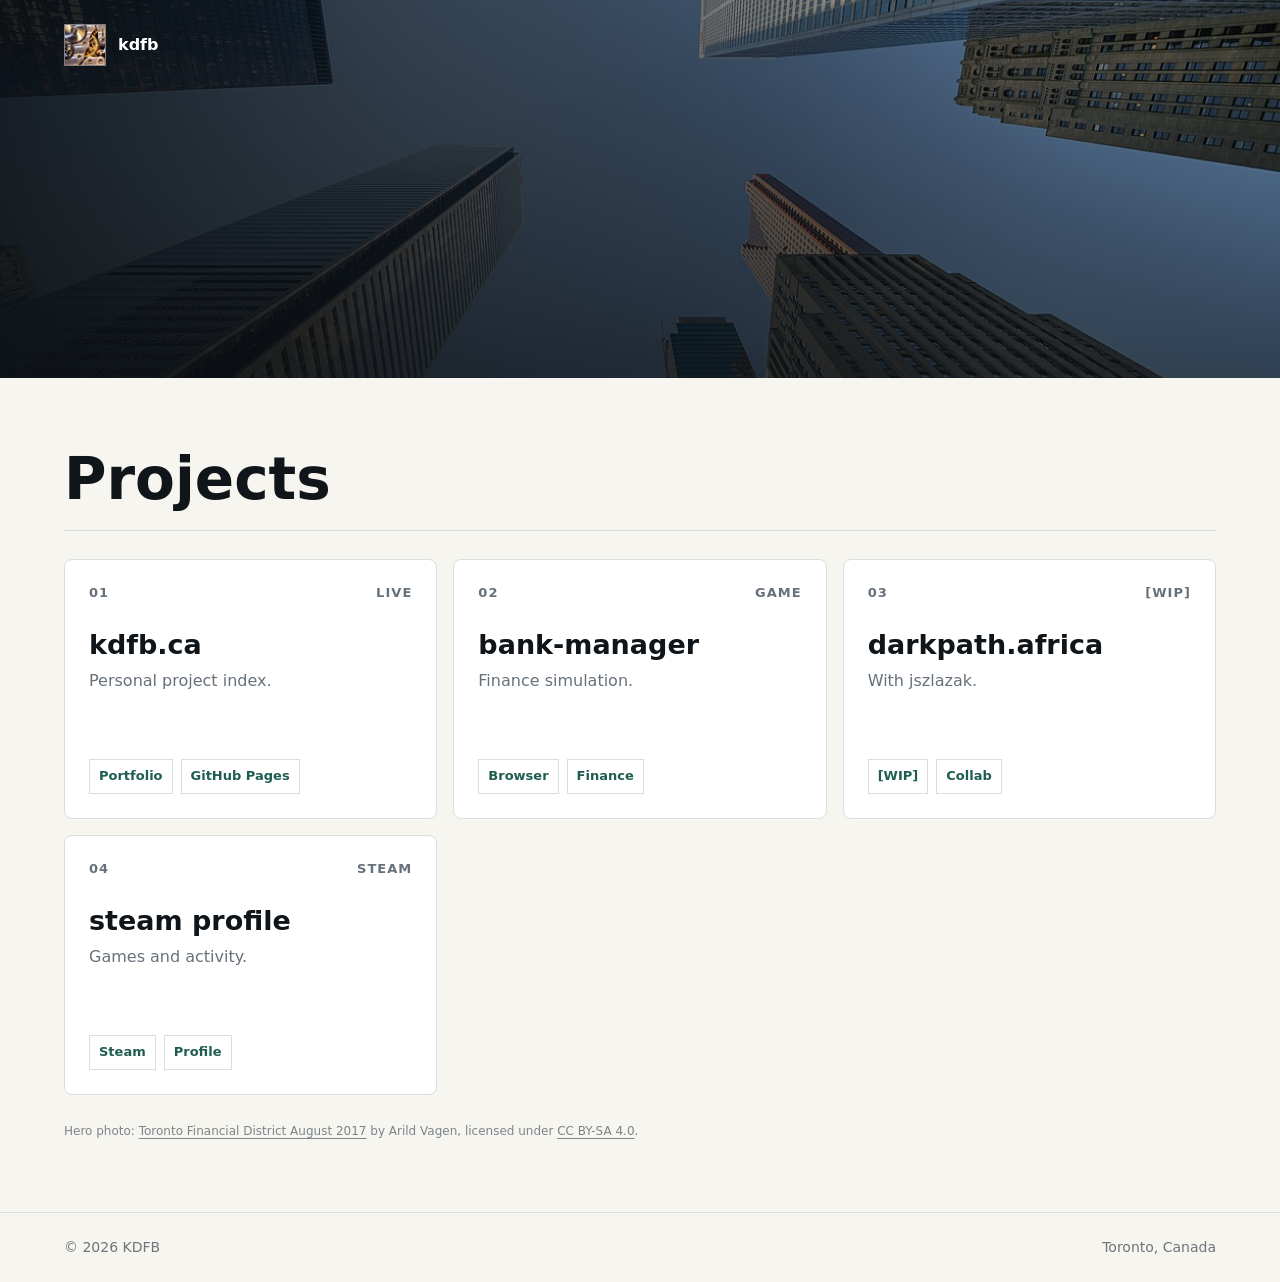
<file: index.html>
<!DOCTYPE html>
<html lang="en">
<head>
  <meta charset="utf-8">
  <meta name="viewport" content="width=device-width, initial-scale=1">
  <meta name="description" content="kdfb projects.">
  <title>KDFB | Personal Projects</title>
  <style>
    :root {
      --ink: #10151a;
      --charcoal: #151c22;
      --muted: #67717b;
      --line: #d9dedf;
      --paper: #f7f5ef;
      --white: #ffffff;
      --gold: #b98a35;
      --green: #1e5d50;
    }

    * {
      box-sizing: border-box;
    }

    html {
      scroll-behavior: smooth;
    }

    body {
      margin: 0;
      color: var(--ink);
      background: var(--paper);
      font-family: Inter, ui-sans-serif, system-ui, -apple-system, BlinkMacSystemFont, "Segoe UI", sans-serif;
      line-height: 1.45;
    }

    a {
      color: inherit;
      text-decoration: none;
    }

    .topbar {
      position: absolute;
      top: 0;
      left: 0;
      right: 0;
      z-index: 2;
      display: flex;
      align-items: center;
      justify-content: space-between;
      padding: 24px clamp(20px, 5vw, 72px);
      color: #fff;
    }

    .brand {
      display: inline-flex;
      align-items: center;
      gap: 12px;
      font-weight: 800;
    }

    .mark {
      display: block;
      width: 42px;
      height: 42px;
      border: 1px solid rgba(255, 255, 255, 0.46);
      background: rgba(0, 0, 0, 0.18);
      object-fit: cover;
    }

    .topbar a:not(.brand) {
      font-size: 14px;
      font-weight: 700;
      color: rgba(255, 255, 255, 0.84);
    }

    .hero {
      position: relative;
      min-height: 42vh;
      display: grid;
      align-items: end;
      padding: 120px clamp(20px, 5vw, 72px) 44px;
      color: #fff;
      overflow: hidden;
      background: #111820;
    }

    .hero::before {
      position: absolute;
      inset: 0;
      content: "";
      background:
        linear-gradient(90deg, rgba(10, 15, 20, 0.9) 0%, rgba(10, 15, 20, 0.62) 42%, rgba(10, 15, 20, 0.18) 100%),
        linear-gradient(180deg, rgba(10, 15, 20, 0.08) 0%, rgba(10, 15, 20, 0.66) 100%),
        url("assets/toronto-financial-district.jpg") center / cover;
      transform: scale(1.02);
    }

    .projects {
      padding: 72px clamp(20px, 5vw, 72px);
    }

    .section-head {
      display: flex;
      align-items: end;
      justify-content: space-between;
      gap: 28px;
      max-width: 1160px;
      margin: 0 auto 28px;
      border-bottom: 1px solid var(--line);
      padding-bottom: 22px;
    }

    h2 {
      margin: 0;
      font-size: clamp(34px, 5vw, 58px);
      line-height: 1;
      letter-spacing: 0;
    }

    .section-head p {
      max-width: 360px;
      margin: 0;
      color: var(--muted);
      font-size: 16px;
    }

    .grid {
      display: grid;
      grid-template-columns: repeat(3, minmax(0, 1fr));
      gap: 16px;
      max-width: 1160px;
      margin: 0 auto;
    }

    .card {
      min-height: 260px;
      display: flex;
      flex-direction: column;
      justify-content: space-between;
      padding: 24px;
      border: 1px solid var(--line);
      border-radius: 8px;
      background: var(--white);
    }

    a.card {
      transition: border-color 180ms ease, transform 180ms ease, box-shadow 180ms ease;
    }

    a.card:hover {
      border-color: #b9c2c7;
      box-shadow: 0 14px 34px rgba(20, 28, 35, 0.08);
      transform: translateY(-2px);
    }

    .card-top {
      display: flex;
      justify-content: space-between;
      gap: 16px;
      color: var(--muted);
      font-size: 13px;
      font-weight: 800;
      letter-spacing: 0.08em;
      text-transform: uppercase;
    }

    .card h3 {
      margin: 28px 0 10px;
      font-size: 27px;
      line-height: 1.05;
      letter-spacing: 0;
    }

    .card p {
      margin: 0;
      color: var(--muted);
    }

    .chips {
      display: flex;
      flex-wrap: wrap;
      gap: 8px;
      margin-top: 28px;
    }

    .chips span {
      padding: 7px 9px;
      border: 1px solid var(--line);
      color: var(--green);
      font-size: 13px;
      font-weight: 700;
    }

    .credit {
      max-width: 1160px;
      margin: 28px auto 0;
      color: #7c858b;
      font-size: 12px;
    }

    .credit a {
      text-decoration: underline;
      text-underline-offset: 3px;
    }

    footer {
      display: flex;
      justify-content: space-between;
      gap: 18px;
      padding: 24px clamp(20px, 5vw, 72px);
      border-top: 1px solid var(--line);
      color: #6d757b;
      font-size: 14px;
    }

    @media (max-width: 860px) {
      .hero {
        min-height: 360px;
      }

      .section-head {
        display: block;
      }

      .section-head p {
        margin-top: 14px;
      }

      .grid {
        grid-template-columns: 1fr;
      }

    }

    @media (max-width: 540px) {
      .topbar {
        padding-top: 18px;
      }

      .hero {
        min-height: 340px;
        padding-top: 104px;
      }

      .topbar a:not(.brand) {
        display: none;
      }

      .projects {
        padding-top: 54px;
        padding-bottom: 54px;
      }

      footer {
        flex-direction: column;
      }
    }
  </style>
</head>
<body>
  <header class="topbar">
    <a class="brand" href="#top" aria-label="KDFB home">
      <img class="mark" src="assets/steam-avatar.jpg" alt="">
      <span>kdfb</span>
    </a>
  </header>

  <section class="hero" id="top">
  </section>

  <main>
    <section class="projects" id="projects">
      <div class="section-head">
        <h2>Projects</h2>
      </div>

      <div class="grid">
        <a class="card" href="https://kdfb.ca">
          <div>
            <div class="card-top">
              <span>01</span>
              <span>Live</span>
            </div>
            <h3>kdfb.ca</h3>
            <p>Personal project index.</p>
          </div>
          <div class="chips">
            <span>Portfolio</span>
            <span>GitHub Pages</span>
          </div>
        </a>

        <a class="card" href="https://kdfb.ca/bank-manager/">
          <div>
            <div class="card-top">
              <span>02</span>
              <span>Game</span>
            </div>
            <h3>bank-manager</h3>
            <p>Finance simulation.</p>
          </div>
          <div class="chips">
            <span>Browser</span>
            <span>Finance</span>
          </div>
        </a>

        <a class="card" href="https://darkpath.africa">
          <div>
            <div class="card-top">
              <span>03</span>
              <span>[WIP]</span>
            </div>
            <h3>darkpath.africa</h3>
            <p>With jszlazak.</p>
          </div>
          <div class="chips">
            <span>[WIP]</span>
            <span>Collab</span>
          </div>
        </a>

        <a class="card" href="https://steamcommunity.com/id/kdfb" rel="noreferrer">
          <div>
            <div class="card-top">
              <span>04</span>
              <span>Steam</span>
            </div>
            <h3>steam profile</h3>
            <p>Games and activity.</p>
          </div>
          <div class="chips">
            <span>Steam</span>
            <span>Profile</span>
          </div>
        </a>
      </div>

      <p class="credit">
        Hero photo:
        <a href="https://commons.wikimedia.org/wiki/File:Toronto_Financial_District_August_2017.jpg" rel="noreferrer">Toronto Financial District August 2017</a>
        by Arild Vagen, licensed under
        <a href="https://creativecommons.org/licenses/by-sa/4.0/" rel="noreferrer">CC BY-SA 4.0</a>.
      </p>
    </section>
  </main>

  <footer>
    <span>&copy; 2026 KDFB</span>
    <span>Toronto, Canada</span>
  </footer>
</body>
</html>
</file>
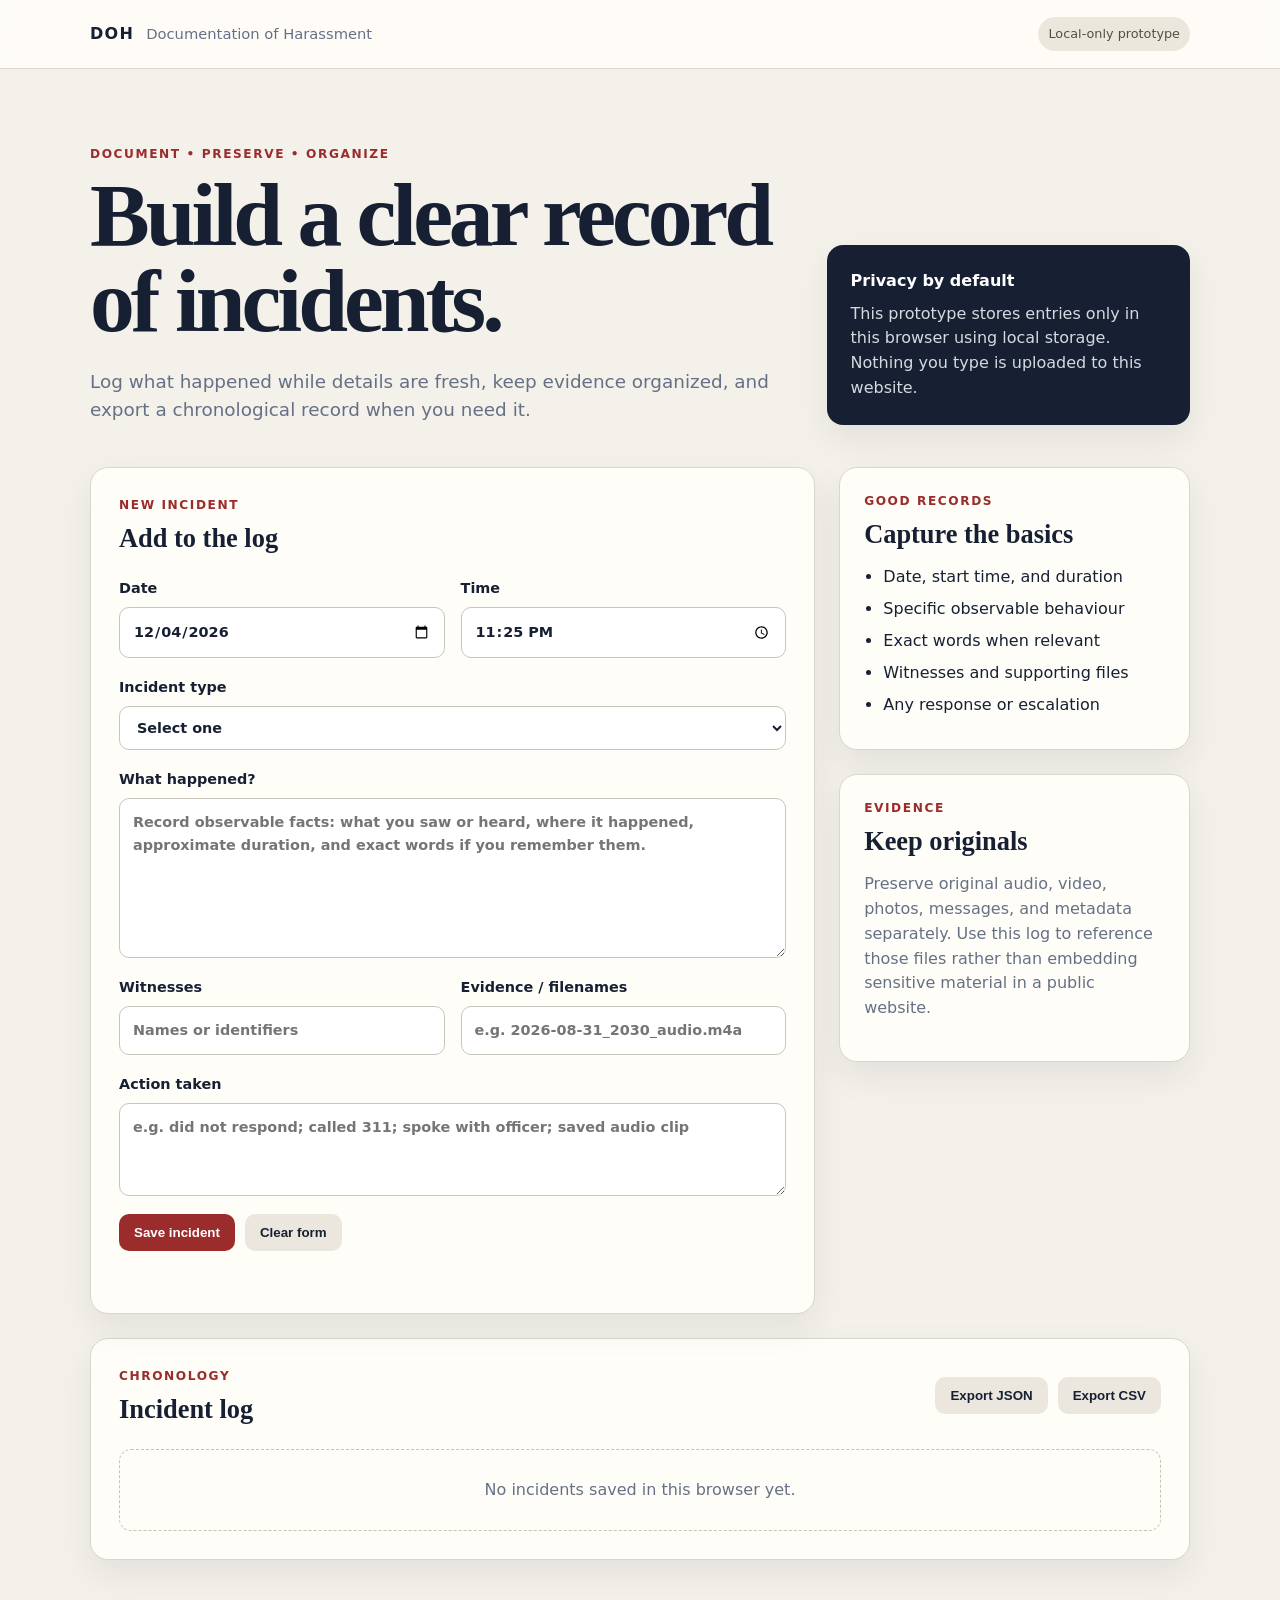
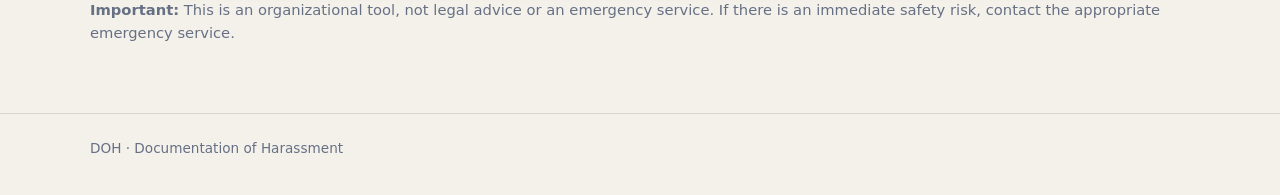
<file: doh/index.html>
<!doctype html>
<html lang="en">
<head>
  <meta charset="utf-8">
  <meta name="viewport" content="width=device-width, initial-scale=1">
  <meta name="theme-color" content="#111827">
  <title>DOH — Documentation of Harassment</title>
  <meta name="description" content="A privacy-first incident documentation workspace for creating a clear, chronological record.">
  <link rel="stylesheet" href="./styles.css">
</head>
<body>
  <header class="site-header">
    <div class="wrap header-inner">
      <a class="brand" href="./" aria-label="DOH home">
        <span class="brand-mark">DOH</span>
        <span class="brand-text">Documentation of Harassment</span>
      </a>
      <span class="privacy-chip">Local-only prototype</span>
    </div>
  </header>

  <main>
    <section class="hero">
      <div class="wrap hero-grid">
        <div>
          <p class="eyebrow">DOCUMENT • PRESERVE • ORGANIZE</p>
          <h1>Build a clear record of incidents.</h1>
          <p class="lede">Log what happened while details are fresh, keep evidence organized, and export a chronological record when you need it.</p>
        </div>
        <aside class="privacy-card">
          <strong>Privacy by default</strong>
          <p>This prototype stores entries only in this browser using local storage. Nothing you type is uploaded to this website.</p>
        </aside>
      </div>
    </section>

    <section class="wrap section-grid">
      <div class="panel">
        <div class="panel-heading">
          <div>
            <p class="kicker">New incident</p>
            <h2>Add to the log</h2>
          </div>
        </div>

        <form id="incident-form">
          <div class="form-grid two">
            <label>
              Date
              <input id="date" name="date" type="date" required>
            </label>
            <label>
              Time
              <input id="time" name="time" type="time" required>
            </label>
          </div>

          <label>
            Incident type
            <select id="type" name="type" required>
              <option value="">Select one</option>
              <option>Noise / banging</option>
              <option>Yelling / verbal abuse</option>
              <option>Threatening behaviour</option>
              <option>Property-related incident</option>
              <option>Unwanted contact</option>
              <option>Other</option>
            </select>
          </label>

          <label>
            What happened?
            <textarea id="description" name="description" rows="6" required placeholder="Record observable facts: what you saw or heard, where it happened, approximate duration, and exact words if you remember them."></textarea>
          </label>

          <div class="form-grid two">
            <label>
              Witnesses
              <input id="witnesses" name="witnesses" type="text" placeholder="Names or identifiers">
            </label>
            <label>
              Evidence / filenames
              <input id="evidence" name="evidence" type="text" placeholder="e.g. 2026-08-31_2030_audio.m4a">
            </label>
          </div>

          <label>
            Action taken
            <textarea id="action" name="action" rows="3" placeholder="e.g. did not respond; called 311; spoke with officer; saved audio clip"></textarea>
          </label>

          <div class="actions">
            <button class="button primary" type="submit">Save incident</button>
            <button class="button secondary" id="clear-form" type="button">Clear form</button>
          </div>
          <p id="form-status" class="status" role="status" aria-live="polite"></p>
        </form>
      </div>

      <aside class="side-stack">
        <div class="panel compact">
          <p class="kicker">Good records</p>
          <h2>Capture the basics</h2>
          <ul class="check-list">
            <li>Date, start time, and duration</li>
            <li>Specific observable behaviour</li>
            <li>Exact words when relevant</li>
            <li>Witnesses and supporting files</li>
            <li>Any response or escalation</li>
          </ul>
        </div>

        <div class="panel compact">
          <p class="kicker">Evidence</p>
          <h2>Keep originals</h2>
          <p class="muted">Preserve original audio, video, photos, messages, and metadata separately. Use this log to reference those files rather than embedding sensitive material in a public website.</p>
        </div>
      </aside>
    </section>

    <section class="wrap log-section">
      <div class="panel">
        <div class="panel-heading log-heading">
          <div>
            <p class="kicker">Chronology</p>
            <h2>Incident log</h2>
          </div>
          <div class="actions compact-actions">
            <button class="button secondary" id="export-json" type="button">Export JSON</button>
            <button class="button secondary" id="export-csv" type="button">Export CSV</button>
          </div>
        </div>

        <div id="empty-state" class="empty-state">No incidents saved in this browser yet.</div>
        <div id="incident-list" class="incident-list" aria-live="polite"></div>
      </div>
    </section>

    <section class="wrap footer-note">
      <p><strong>Important:</strong> This is an organizational tool, not legal advice or an emergency service. If there is an immediate safety risk, contact the appropriate emergency service.</p>
    </section>
  </main>

  <footer class="site-footer">
    <div class="wrap">DOH · Documentation of Harassment</div>
  </footer>

  <script src="./app.js"></script>
</body>
</html>
</file>
<file: doh/styles.css>
:root{--bg:#f4f1ea;--paper:#fffdf8;--ink:#172033;--muted:#667085;--line:#d9d6cf;--accent:#9b2c2c;--accent-dark:#741f1f;--chip:#ece7dc;--shadow:0 14px 34px rgba(23,32,51,.08)}*{box-sizing:border-box}html{font-family:Inter,ui-sans-serif,system-ui,-apple-system,BlinkMacSystemFont,"Segoe UI",sans-serif;color:var(--ink);background:var(--bg)}body{margin:0;line-height:1.55}.wrap{width:min(1100px,calc(100% - 32px));margin:0 auto}.site-header{border-bottom:1px solid var(--line);background:rgba(255,253,248,.92);backdrop-filter:blur(10px);position:sticky;top:0;z-index:10}.header-inner{min-height:68px;display:flex;align-items:center;justify-content:space-between;gap:20px}.brand{display:flex;align-items:baseline;gap:12px;color:inherit;text-decoration:none}.brand-mark{font-weight:900;letter-spacing:.08em}.brand-text{font-size:.92rem;color:var(--muted)}.privacy-chip{font-size:.8rem;padding:7px 10px;border-radius:999px;background:var(--chip);color:#544f45}.hero{padding:76px 0 42px}.hero-grid{display:grid;grid-template-columns:1.45fr .75fr;gap:34px;align-items:end}.eyebrow,.kicker{margin:0 0 8px;font-size:.76rem;font-weight:800;letter-spacing:.13em;text-transform:uppercase;color:var(--accent)}h1{font-family:Georgia,"Times New Roman",serif;font-size:clamp(2.6rem,7vw,5.8rem);line-height:.96;letter-spacing:-.045em;margin:0;max-width:800px}h2{font-family:Georgia,"Times New Roman",serif;font-size:1.65rem;line-height:1.15;margin:0}.lede{font-size:1.15rem;color:var(--muted);max-width:700px;margin:24px 0 0}.privacy-card{background:var(--ink);color:white;padding:24px;border-radius:16px;box-shadow:var(--shadow)}.privacy-card p{margin:8px 0 0;color:#d5d9e0}.section-grid{display:grid;grid-template-columns:minmax(0,1.55fr) minmax(280px,.75fr);gap:24px;align-items:start}.panel{background:var(--paper);border:1px solid var(--line);border-radius:18px;padding:28px;box-shadow:var(--shadow)}.compact{padding:24px}.panel-heading{display:flex;justify-content:space-between;gap:20px;align-items:flex-start;margin-bottom:24px}.side-stack{display:grid;gap:24px}.form-grid.two{display:grid;grid-template-columns:1fr 1fr;gap:16px}label{display:grid;gap:8px;font-weight:700;font-size:.9rem;margin-bottom:18px}input,select,textarea{width:100%;border:1px solid #c9c5bc;border-radius:10px;background:#fff;padding:12px 13px;font:inherit;color:inherit;outline:none}input:focus,select:focus,textarea:focus{border-color:var(--accent);box-shadow:0 0 0 3px rgba(155,44,44,.12)}textarea{resize:vertical}.actions{display:flex;gap:10px;flex-wrap:wrap}.button{border:0;border-radius:10px;padding:11px 15px;font-weight:800;cursor:pointer}.button.primary{background:var(--accent);color:#fff}.button.primary:hover{background:var(--accent-dark)}.button.secondary{background:#ebe7de;color:var(--ink)}.status{min-height:1.4em;margin:12px 0 0;color:var(--muted)}.check-list{padding-left:1.2rem;margin:16px 0 0}.check-list li{margin:.45rem 0}.muted{color:var(--muted)}.log-section{padding:24px 0 0}.log-heading{align-items:center}.compact-actions{justify-content:flex-end}.empty-state{padding:28px;border:1px dashed #c8c3b8;border-radius:12px;color:var(--muted);text-align:center}.incident-list{display:grid;gap:14px}.incident-card{border-top:1px solid var(--line);padding:18px 0 2px}.incident-card:first-child{border-top:0;padding-top:0}.incident-meta{display:flex;gap:10px;flex-wrap:wrap;color:var(--muted);font-size:.85rem}.incident-type{font-weight:800;color:var(--accent)}.incident-card h3{margin:8px 0 6px;font-size:1rem}.incident-card p{margin:6px 0}.incident-actions{margin-top:10px}.link-button{background:none;border:0;color:var(--accent);padding:0;cursor:pointer;font-weight:800}.footer-note{padding:24px 0 54px;color:var(--muted);font-size:.92rem}.site-footer{border-top:1px solid var(--line);padding:24px 0 36px;color:var(--muted);font-size:.85rem}@media(max-width:800px){.hero{padding-top:44px}.hero-grid,.section-grid{grid-template-columns:1fr}.form-grid.two{grid-template-columns:1fr}.brand-text{display:none}.panel{padding:22px}.log-heading{align-items:flex-start;flex-direction:column}.compact-actions{justify-content:flex-start}}
</file>
